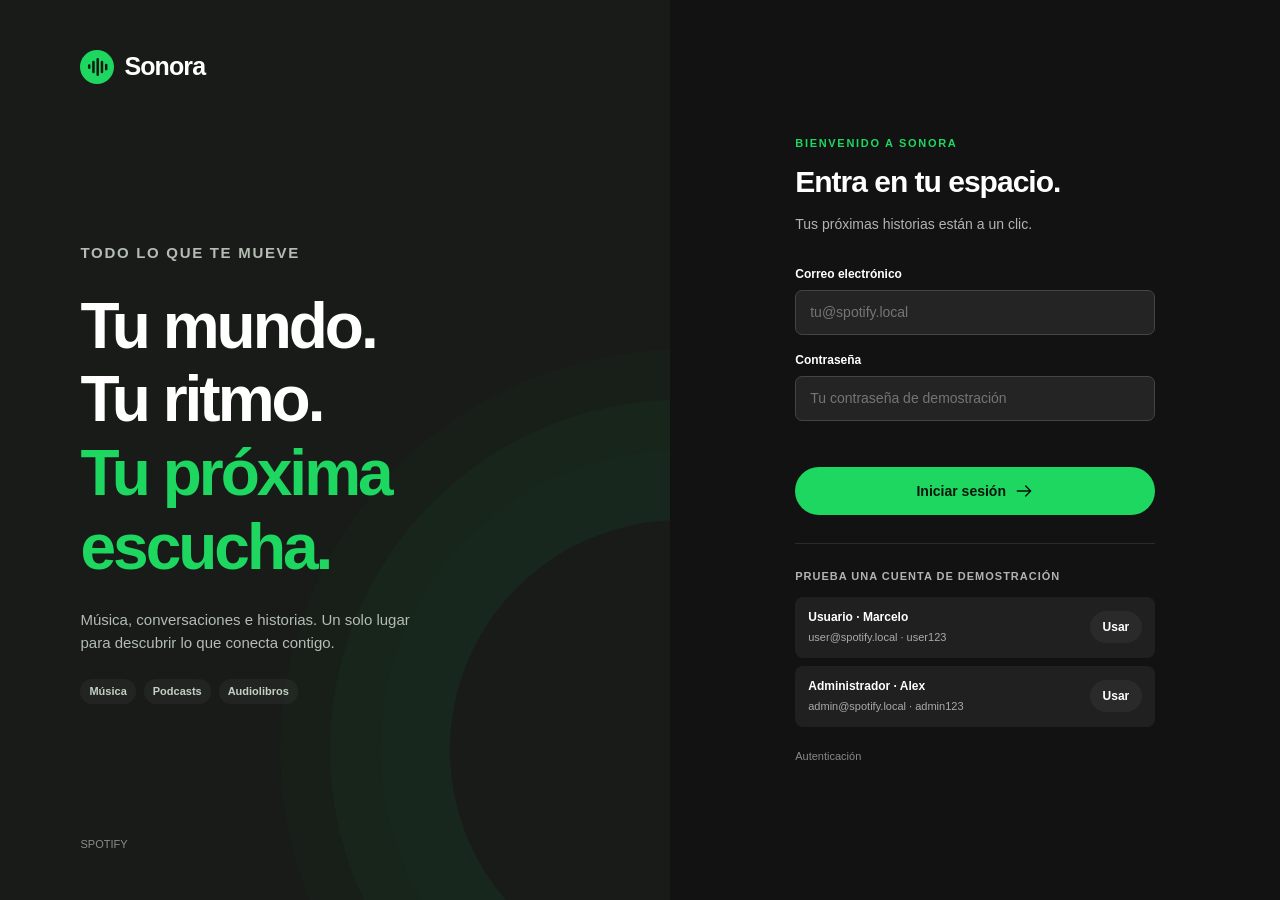
<file: index.html>
<!doctype html>
<html lang="es">
<head><meta charset="utf-8"><meta name="viewport" content="width=device-width,initial-scale=1"><title>Sonora · MVP académico</title><link rel="icon" href="assets/icons/brand.svg" type="image/svg+xml"><link rel="stylesheet" href="css/main.css"></head>
<body data-page="index"><main class="boot-message">Iniciando Sonora…</main><noscript>Activa JavaScript para utilizar este MVP.</noscript><script type="module" src="js/app.js"></script></body>
</html>
</file>
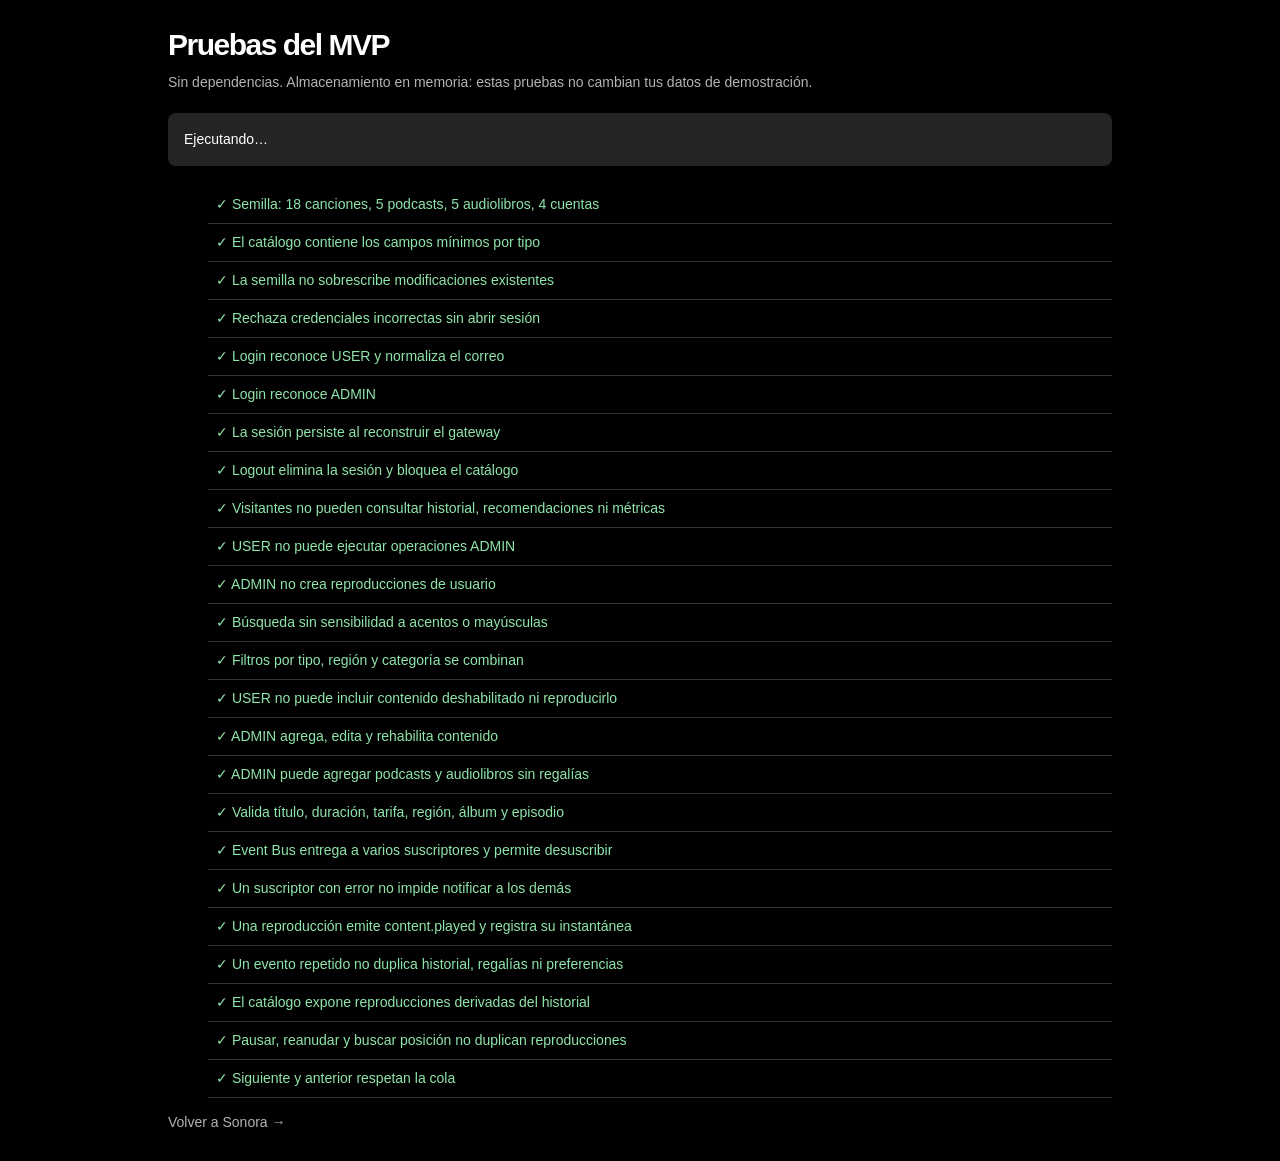
<file: tests/index.html>
<!doctype html>
<html lang="es">
<head><meta charset="utf-8"><meta name="viewport" content="width=device-width,initial-scale=1"><base href="../"><title>Pruebas · Sonora</title><link rel="icon" href="assets/icons/brand.svg"><link rel="stylesheet" href="css/main.css"><style>body{padding:28px;max-width:1000px;margin:auto}h1{font-size:30px}#summary{padding:16px;margin:20px 0;background:#242424;border-radius:8px}li{padding:8px;border-bottom:1px solid #333;list-style:none}.pass{color:#8fe5a9}.fail{color:#ff9b9b}#fixture{display:none}code{overflow-wrap:anywhere}</style></head>
<body><h1>Pruebas del MVP</h1><p class="subtitle">Sin dependencias. Almacenamiento en memoria: estas pruebas no cambian tus datos de demostración.</p><p id="summary" role="status">Ejecutando…</p><ol id="results"></ol><p class="subtitle"><a href="index.html">Volver a Sonora →</a></p><div id="fixture"><div id="app"></div><div id="notifications"></div></div><script type="module" src="tests/tests.js"></script></body>
</html>
</file>
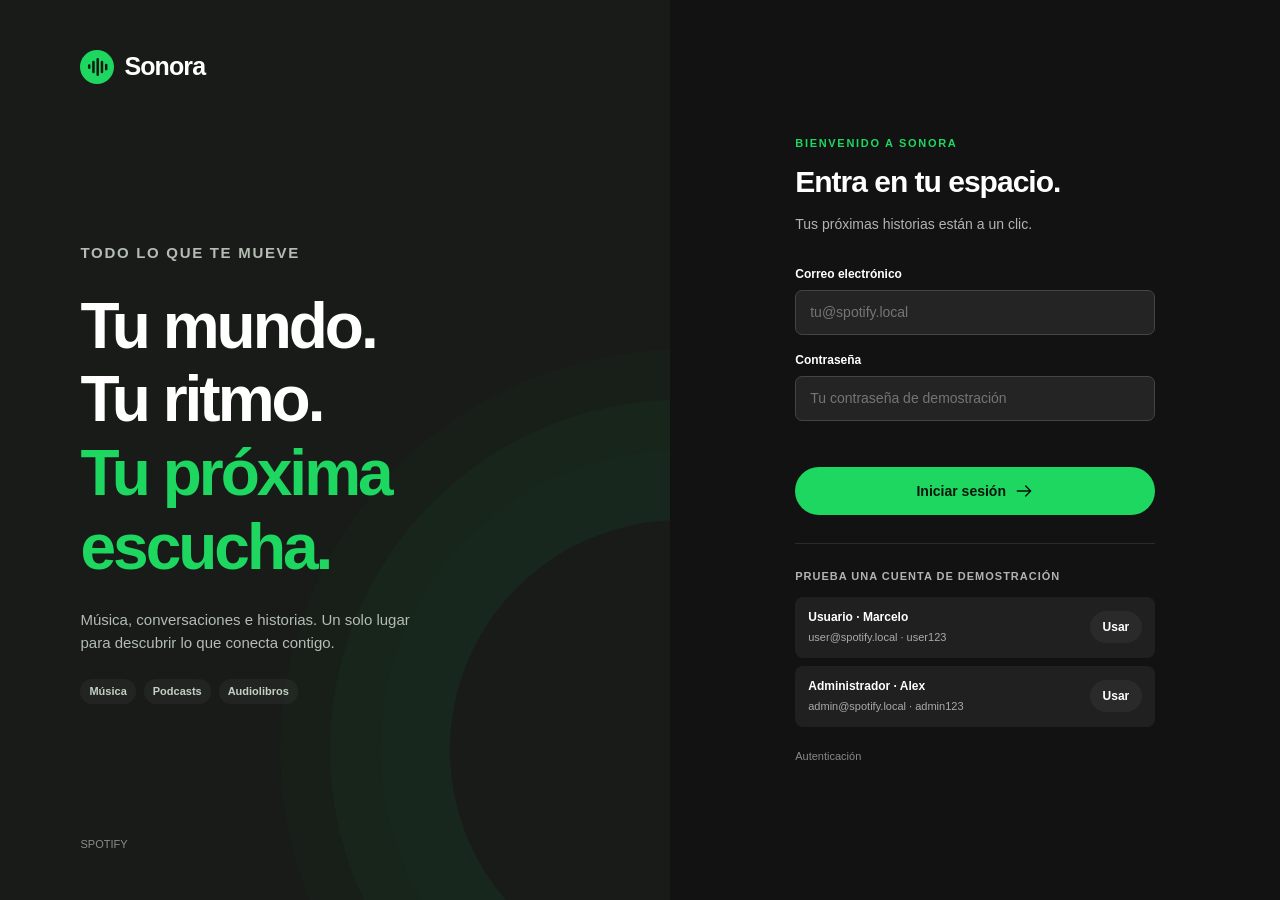
<file: admin.html>
<!doctype html>
<html lang="es">
<head><meta charset="utf-8"><meta name="viewport" content="width=device-width,initial-scale=1"><meta name="theme-color" content="#121212"><title>Administración · Sonora</title><link rel="icon" href="assets/icons/brand.svg" type="image/svg+xml"><link rel="stylesheet" href="css/main.css"></head>
<body data-page="admin"><div id="app"><p class="boot-message">Cargando…</p></div><div id="notifications" aria-live="polite" aria-atomic="true"></div><noscript>Activa JavaScript para utilizar este MVP.</noscript><script type="module" src="js/app.js"></script></body>
</html>
</file>
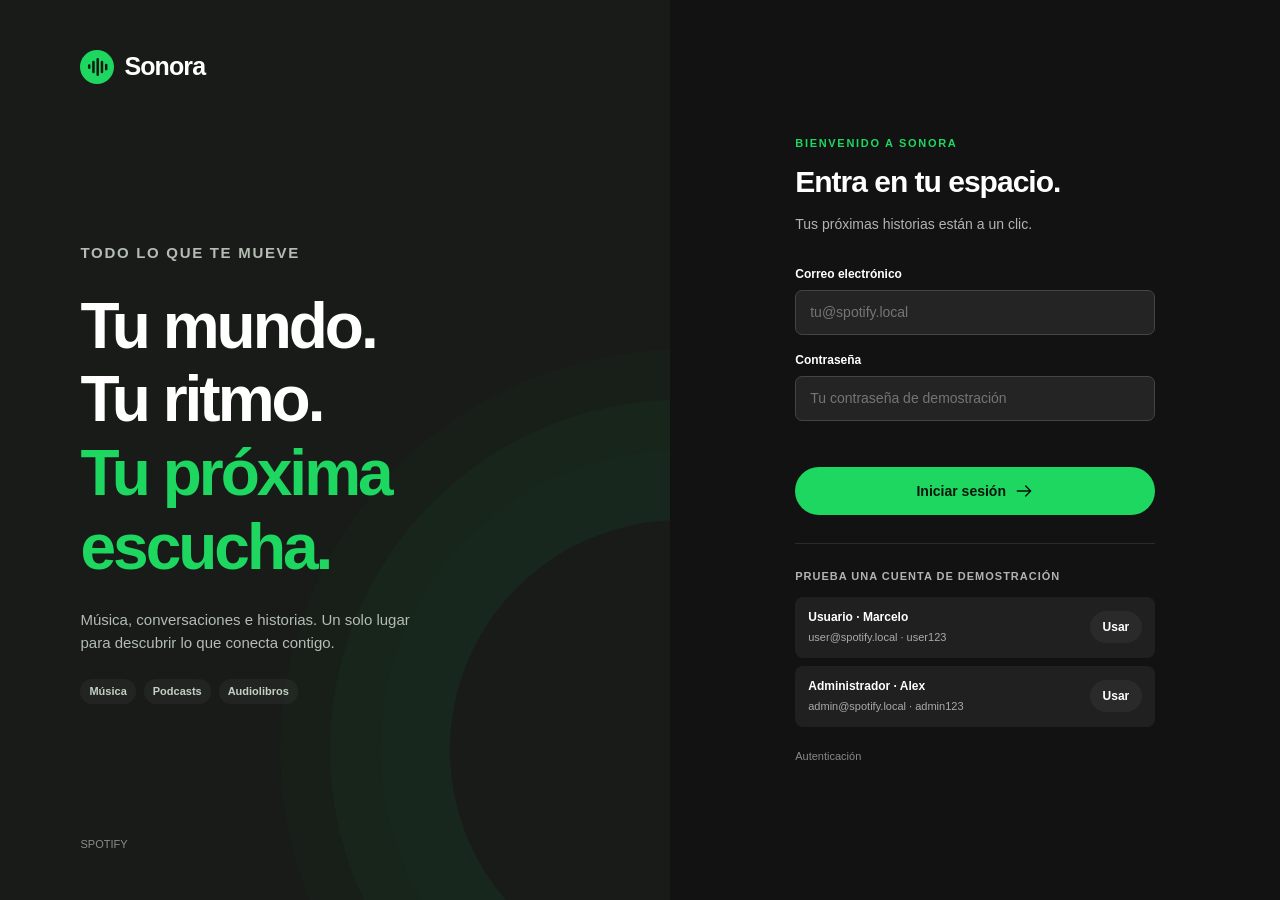
<file: catalog.html>
<!doctype html>
<html lang="es">
<head><meta charset="utf-8"><meta name="viewport" content="width=device-width,initial-scale=1"><meta name="theme-color" content="#121212"><title>Explorar · Sonora</title><link rel="icon" href="assets/icons/brand.svg" type="image/svg+xml"><link rel="stylesheet" href="css/main.css"></head>
<body data-page="catalog"><div id="app"><p class="boot-message">Cargando…</p></div><div id="notifications" aria-live="polite" aria-atomic="true"></div><noscript>Activa JavaScript para utilizar este MVP.</noscript><script type="module" src="js/app.js"></script></body>
</html>
</file>
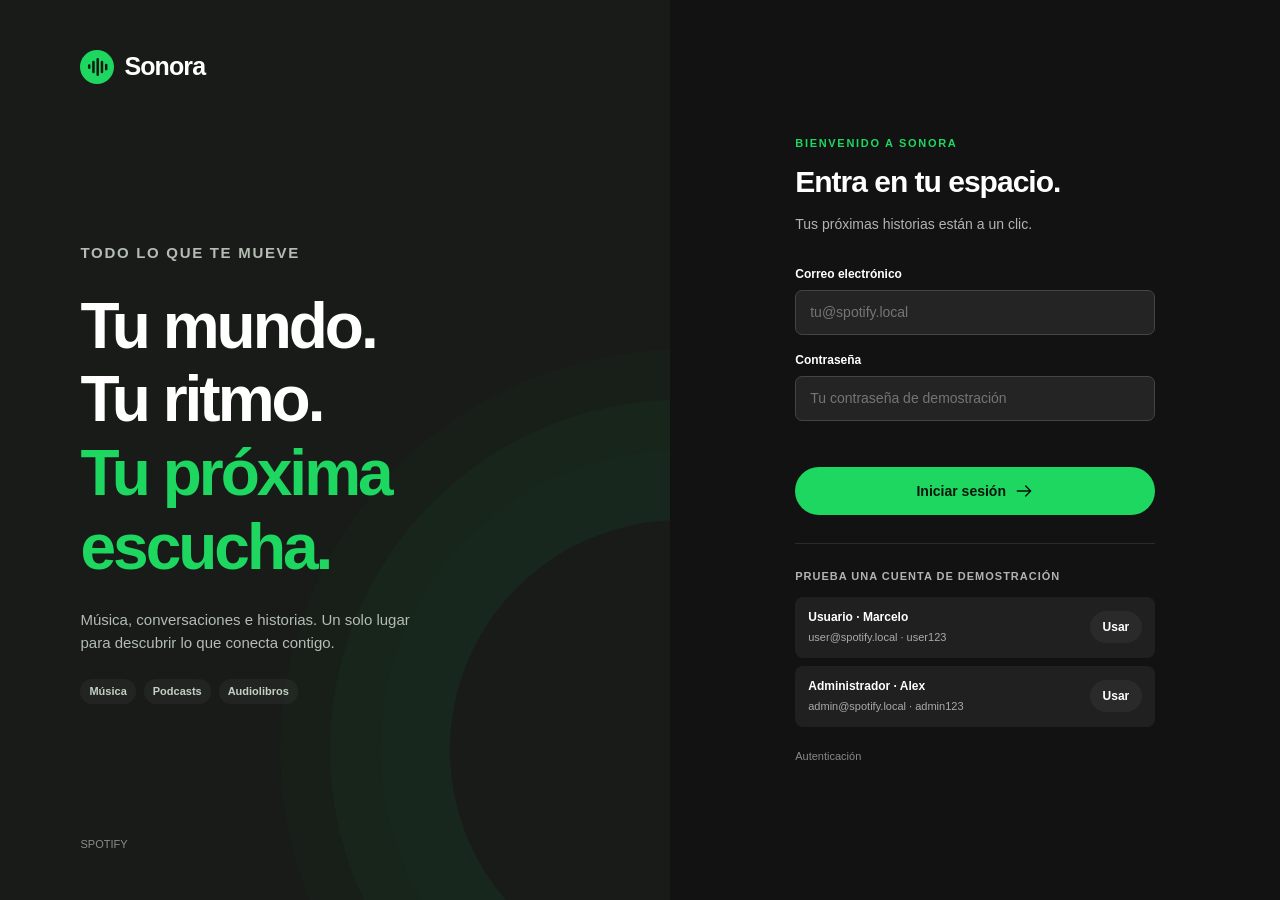
<file: dashboard.html>
<!doctype html>
<html lang="es">
<head><meta charset="utf-8"><meta name="viewport" content="width=device-width,initial-scale=1"><meta name="theme-color" content="#121212"><title>Inicio · Sonora</title><link rel="icon" href="assets/icons/brand.svg" type="image/svg+xml"><link rel="stylesheet" href="css/main.css"></head>
<body data-page="dashboard"><div id="app"><p class="boot-message">Cargando…</p></div><div id="notifications" aria-live="polite" aria-atomic="true"></div><noscript>Activa JavaScript para utilizar este MVP.</noscript><script type="module" src="js/app.js"></script></body>
</html>
</file>
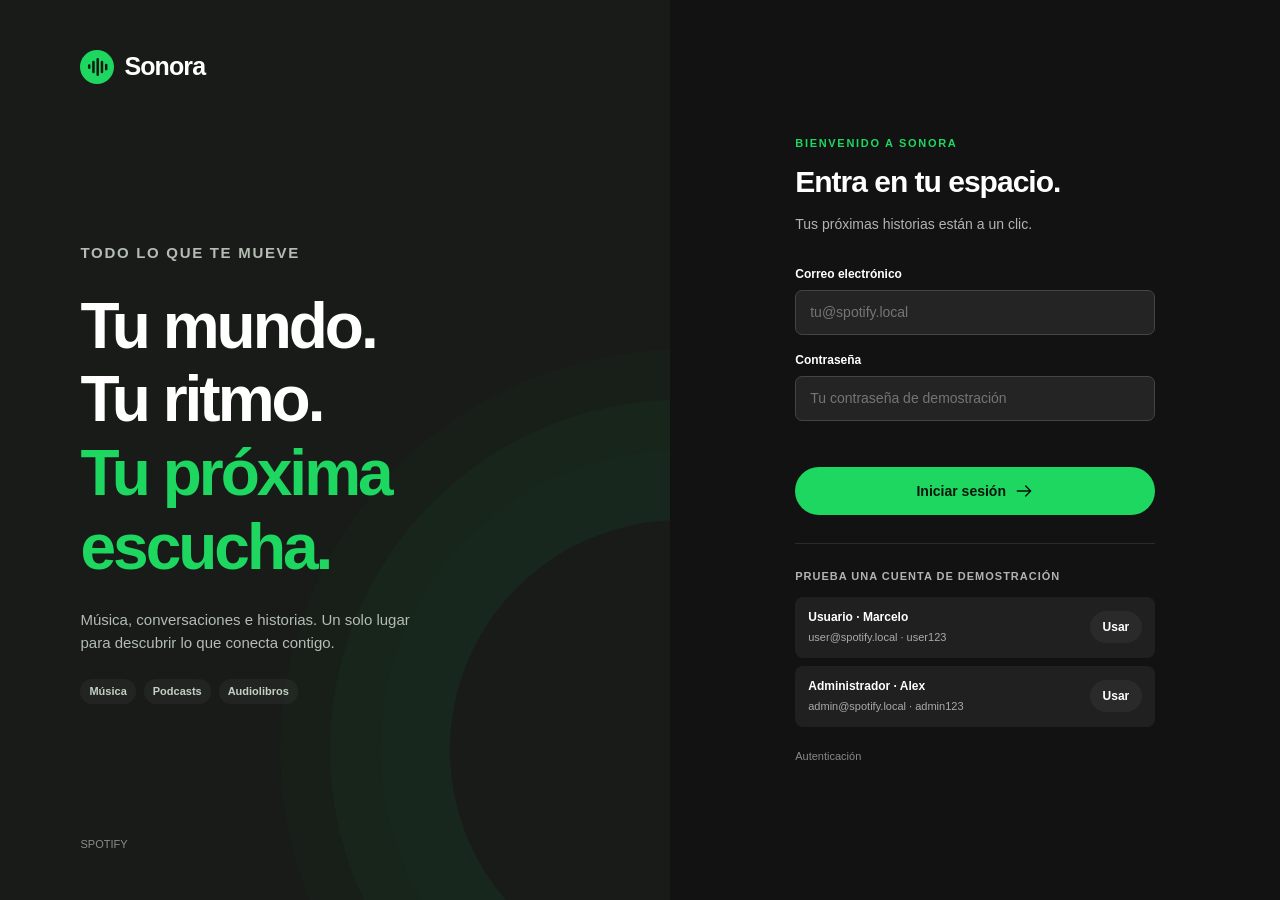
<file: history.html>
<!doctype html>
<html lang="es">
<head><meta charset="utf-8"><meta name="viewport" content="width=device-width,initial-scale=1"><meta name="theme-color" content="#121212"><title>Historial · Sonora</title><link rel="icon" href="assets/icons/brand.svg" type="image/svg+xml"><link rel="stylesheet" href="css/main.css"></head>
<body data-page="history"><div id="app"><p class="boot-message">Cargando…</p></div><div id="notifications" aria-live="polite" aria-atomic="true"></div><noscript>Activa JavaScript para utilizar este MVP.</noscript><script type="module" src="js/app.js"></script></body>
</html>
</file>
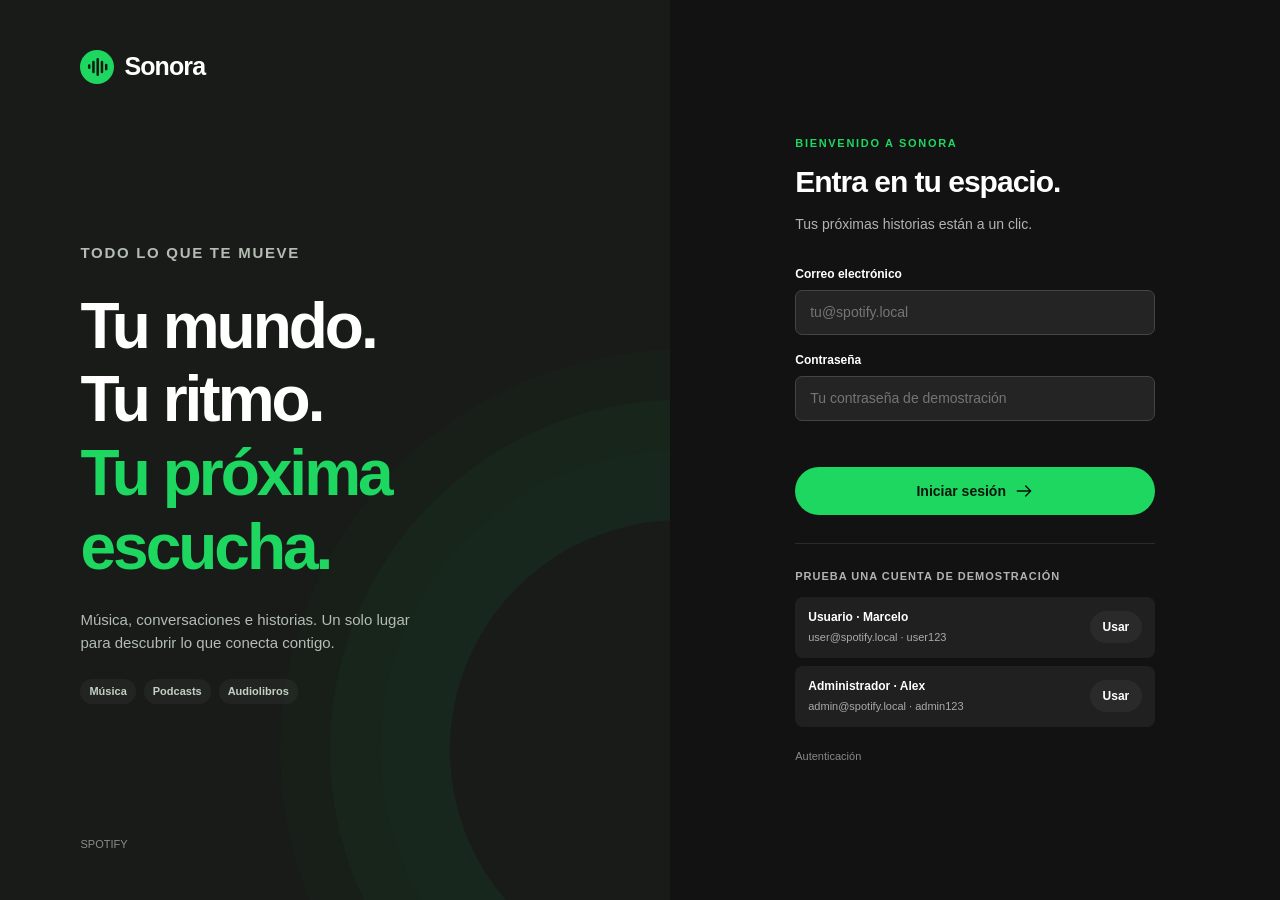
<file: login.html>
<!doctype html>
<html lang="es">
<head><meta charset="utf-8"><meta name="viewport" content="width=device-width,initial-scale=1"><meta name="theme-color" content="#121212"><title>Iniciar sesión · Sonora</title><link rel="icon" href="assets/icons/brand.svg" type="image/svg+xml"><link rel="stylesheet" href="css/main.css"></head>
<body data-page="login"><main id="app"><p class="boot-message">Cargando…</p></main><div id="notifications" aria-live="polite" aria-atomic="true"></div><noscript>Activa JavaScript para utilizar este MVP.</noscript><script type="module" src="js/app.js"></script></body>
</html>
</file>
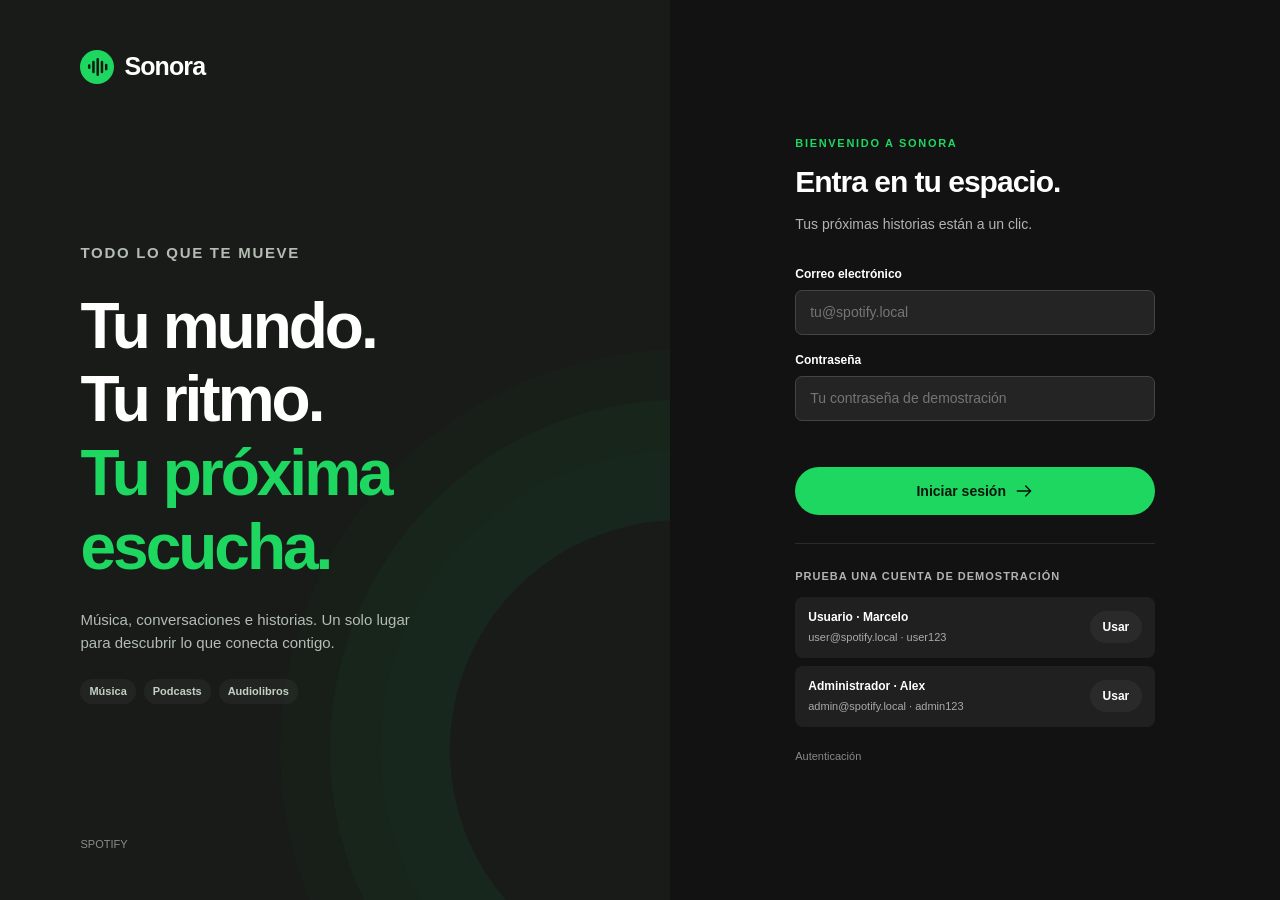
<file: profile.html>
<!doctype html>
<html lang="es">
<head><meta charset="utf-8"><meta name="viewport" content="width=device-width,initial-scale=1"><meta name="theme-color" content="#121212"><title>Mi perfil · Sonora</title><link rel="icon" href="assets/icons/brand.svg" type="image/svg+xml"><link rel="stylesheet" href="css/main.css"></head>
<body data-page="profile"><div id="app"><p class="boot-message">Cargando…</p></div><div id="notifications" aria-live="polite" aria-atomic="true"></div><noscript>Activa JavaScript para utilizar este MVP.</noscript><script type="module" src="js/app.js"></script></body>
</html>
</file>
<file: css/main.css>
@import url('./variables.css');
@import url('./reset.css');
@import url('./layout.css');
@import url('./components.css');
@import url('./pages.css');
@import url('./responsive.css');
</file>
